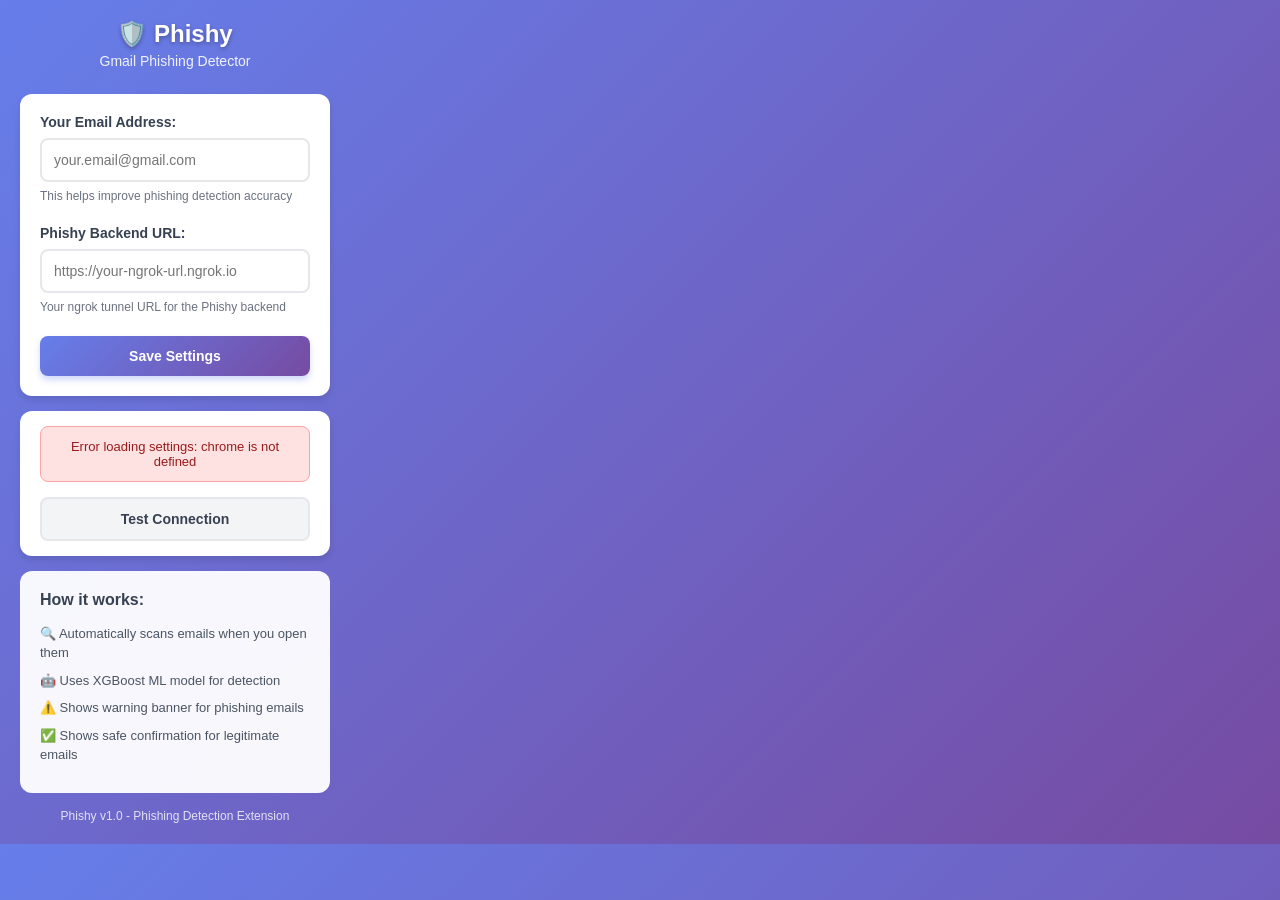
<file: chrome-extension/popup.html>
<!DOCTYPE html>
<html>
<head>
  <meta charset="utf-8">
  <title>Phishy Settings</title>
  <link rel="stylesheet" href="popup.css">
</head>
<body>
  <div class="container">
    <div class="header">
      <h1>🛡️ Phishy</h1>
      <p>Gmail Phishing Detector</p>
    </div>
    
    <div class="settings-section">
      <div class="form-group">
        <label for="userEmail">Your Email Address:</label>
        <input type="email" id="userEmail" placeholder="your.email@gmail.com" required>
        <small>This helps improve phishing detection accuracy</small>
      </div>
      
      <div class="form-group">
        <label for="ngrokUrl">Phishy Backend URL:</label>
        <input type="url" id="ngrokUrl" placeholder="https://your-ngrok-url.ngrok.io" required>
        <small>Your ngrok tunnel URL for the Phishy backend</small>
      </div>
      
      <button id="saveSettings" class="btn-primary">Save Settings</button>
    </div>
    
    <div class="status-section">
      <div id="statusMessage" class="status-message"></div>
      <button id="testConnection" class="btn-secondary">Test Connection</button>
    </div>
    
    <div class="info-section">
      <h3>How it works:</h3>
      <ul>
        <li>🔍 Automatically scans emails when you open them</li>
        <li>🤖 Uses XGBoost ML model for detection</li>
        <li>⚠️ Shows warning banner for phishing emails</li>
        <li>✅ Shows safe confirmation for legitimate emails</li>
      </ul>
    </div>
    
    <div class="version-info">
      <small>Phishy v1.0 - Phishing Detection Extension</small>
    </div>
  </div>
  
  <script src="popup.js"></script>
</body>
</html>
</file>
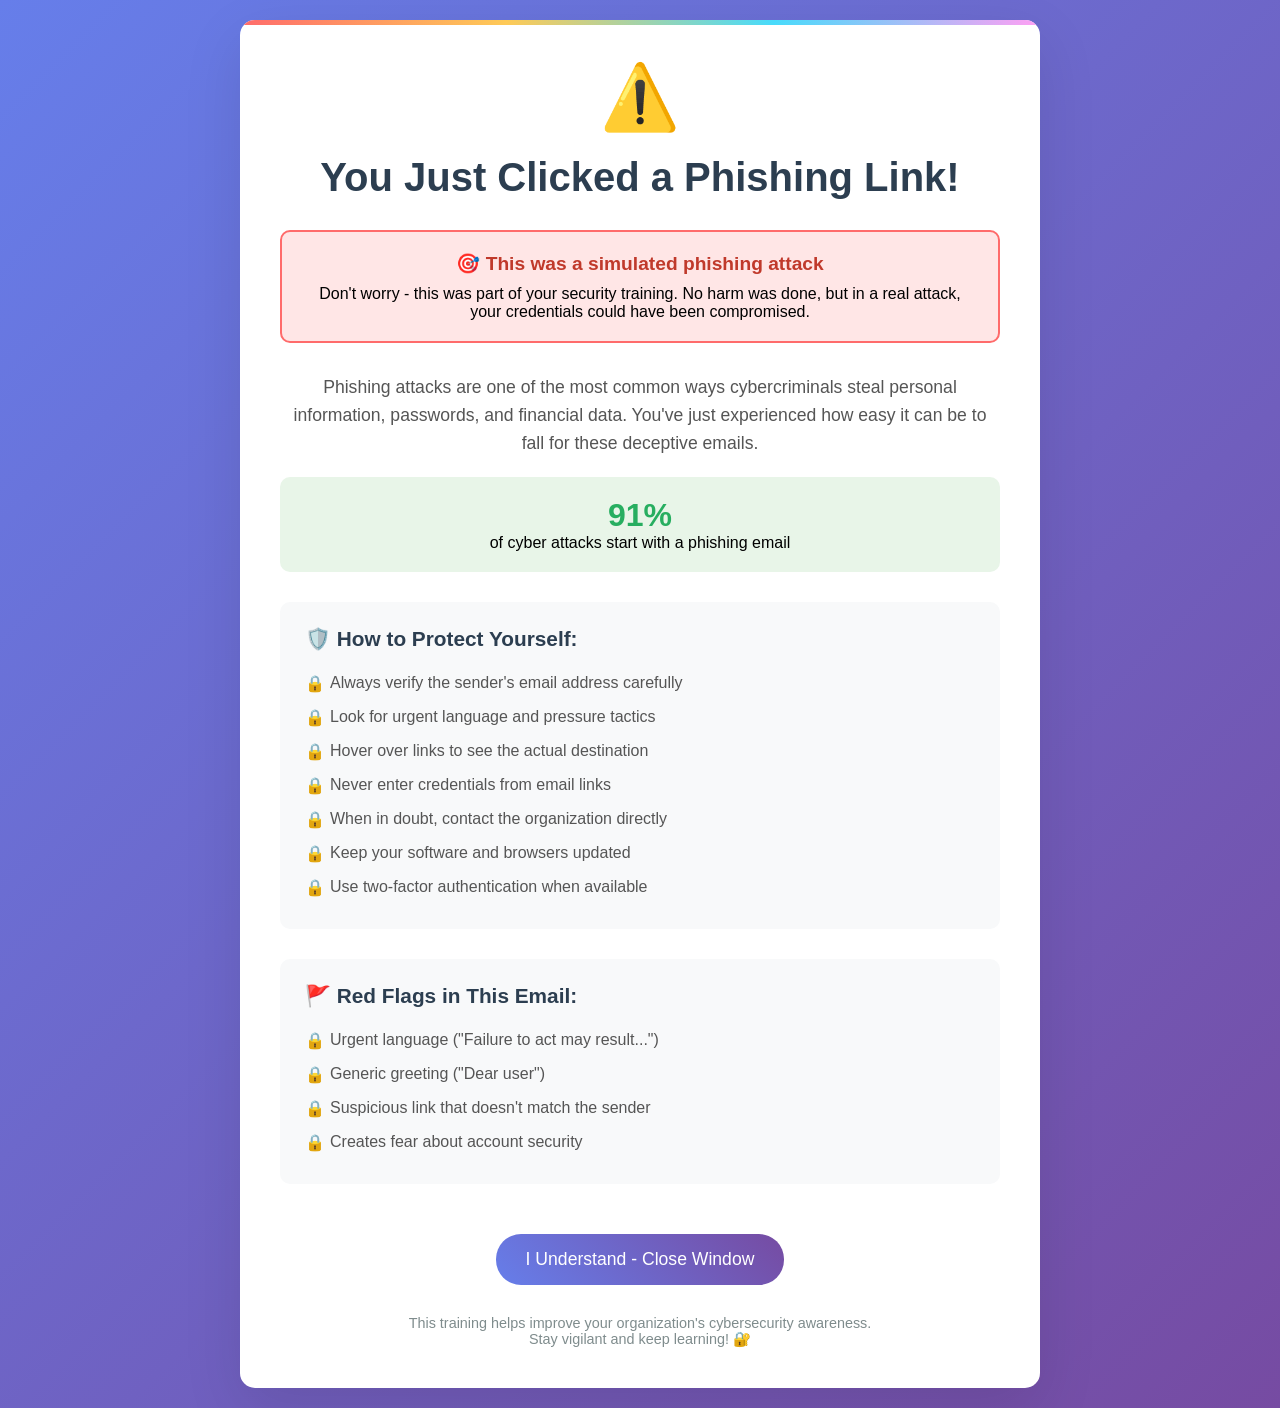
<file: backend/training/phishing-awareness.html>
<!DOCTYPE html>
<html lang="en">
<head>
    <meta charset="UTF-8">
    <meta name="viewport" content="width=device-width, initial-scale=1.0">
    <title>⚠️ Phishing Awareness Training</title>
    <style>
        * {
            margin: 0;
            padding: 0;
            box-sizing: border-box;
        }
        
        body {
            font-family: 'Segoe UI', Tahoma, Geneva, Verdana, sans-serif;
            background: linear-gradient(135deg, #667eea 0%, #764ba2 100%);
            min-height: 100vh;
            display: flex;
            align-items: center;
            justify-content: center;
            padding: 20px;
        }
        
        .container {
            background: white;
            border-radius: 15px;
            padding: 40px;
            max-width: 800px;
            box-shadow: 0 20px 60px rgba(0,0,0,0.1);
            text-align: center;
            position: relative;
            overflow: hidden;
        }
        
        .container::before {
            content: '';
            position: absolute;
            top: 0;
            left: 0;
            right: 0;
            height: 5px;
            background: linear-gradient(90deg, #ff6b6b, #feca57, #48dbfb, #ff9ff3);
        }
        
        .warning-icon {
            font-size: 4rem;
            color: #ff6b6b;
            margin-bottom: 20px;
            animation: pulse 2s infinite;
        }
        
        @keyframes pulse {
            0% { transform: scale(1); }
            50% { transform: scale(1.1); }
            100% { transform: scale(1); }
        }
        
        h1 {
            color: #2c3e50;
            margin-bottom: 20px;
            font-size: 2.5rem;
            font-weight: bold;
        }
        
        .alert-box {
            background: #ffe6e6;
            border: 2px solid #ff6b6b;
            border-radius: 10px;
            padding: 20px;
            margin: 30px 0;
        }
        
        .alert-text {
            color: #c0392b;
            font-size: 1.2rem;
            font-weight: bold;
            margin-bottom: 10px;
        }
        
        .description {
            color: #555;
            font-size: 1.1rem;
            line-height: 1.6;
            margin: 20px 0;
        }
        
        .tips {
            text-align: left;
            background: #f8f9fa;
            border-radius: 10px;
            padding: 25px;
            margin: 30px 0;
        }
        
        .tips h3 {
            color: #2c3e50;
            margin-bottom: 15px;
            font-size: 1.3rem;
        }
        
        .tips ul {
            list-style: none;
            padding: 0;
        }
        
        .tips li {
            padding: 8px 0;
            position: relative;
            padding-left: 25px;
            color: #555;
        }
        
        .tips li::before {
            content: '🔒';
            position: absolute;
            left: 0;
        }
        
        .button {
            background: linear-gradient(45deg, #667eea, #764ba2);
            color: white;
            padding: 15px 30px;
            border: none;
            border-radius: 25px;
            font-size: 1.1rem;
            cursor: pointer;
            transition: transform 0.3s ease;
            text-decoration: none;
            display: inline-block;
            margin-top: 20px;
        }
        
        .button:hover {
            transform: translateY(-2px);
            box-shadow: 0 10px 20px rgba(0,0,0,0.2);
        }
        
        .stats {
            background: #e8f5e8;
            border-radius: 10px;
            padding: 20px;
            margin: 20px 0;
        }
        
        .stat-number {
            font-size: 2rem;
            font-weight: bold;
            color: #27ae60;
        }
    </style>
</head>
<body>
    <div class="container">
        <div class="warning-icon">⚠️</div>
        <h1>You Just Clicked a Phishing Link!</h1>
        
        <div class="alert-box">
            <div class="alert-text">🎯 This was a simulated phishing attack</div>
            <p>Don't worry - this was part of your security training. No harm was done, but in a real attack, your credentials could have been compromised.</p>
        </div>
        
        <p class="description">
            Phishing attacks are one of the most common ways cybercriminals steal personal information, passwords, and financial data. You've just experienced how easy it can be to fall for these deceptive emails.
        </p>
        
        <div class="stats">
            <div class="stat-number">91%</div>
            <p>of cyber attacks start with a phishing email</p>
        </div>
        
        <div class="tips">
            <h3>🛡️ How to Protect Yourself:</h3>
            <ul>
                <li>Always verify the sender's email address carefully</li>
                <li>Look for urgent language and pressure tactics</li>
                <li>Hover over links to see the actual destination</li>
                <li>Never enter credentials from email links</li>
                <li>When in doubt, contact the organization directly</li>
                <li>Keep your software and browsers updated</li>
                <li>Use two-factor authentication when available</li>
            </ul>
        </div>
        
        <div class="tips">
            <h3>🚩 Red Flags in This Email:</h3>
            <ul>
                <li>Urgent language ("Failure to act may result...")</li>
                <li>Generic greeting ("Dear user")</li>
                <li>Suspicious link that doesn't match the sender</li>
                <li>Creates fear about account security</li>
            </ul>
        </div>
        
        <button class="button" onclick="window.close()">I Understand - Close Window</button>
        
        <p style="margin-top: 30px; color: #7f8c8d; font-size: 0.9rem;">
            This training helps improve your organization's cybersecurity awareness.<br>
            Stay vigilant and keep learning! 🔐
        </p>
    </div>
</body>
</html>
</file>
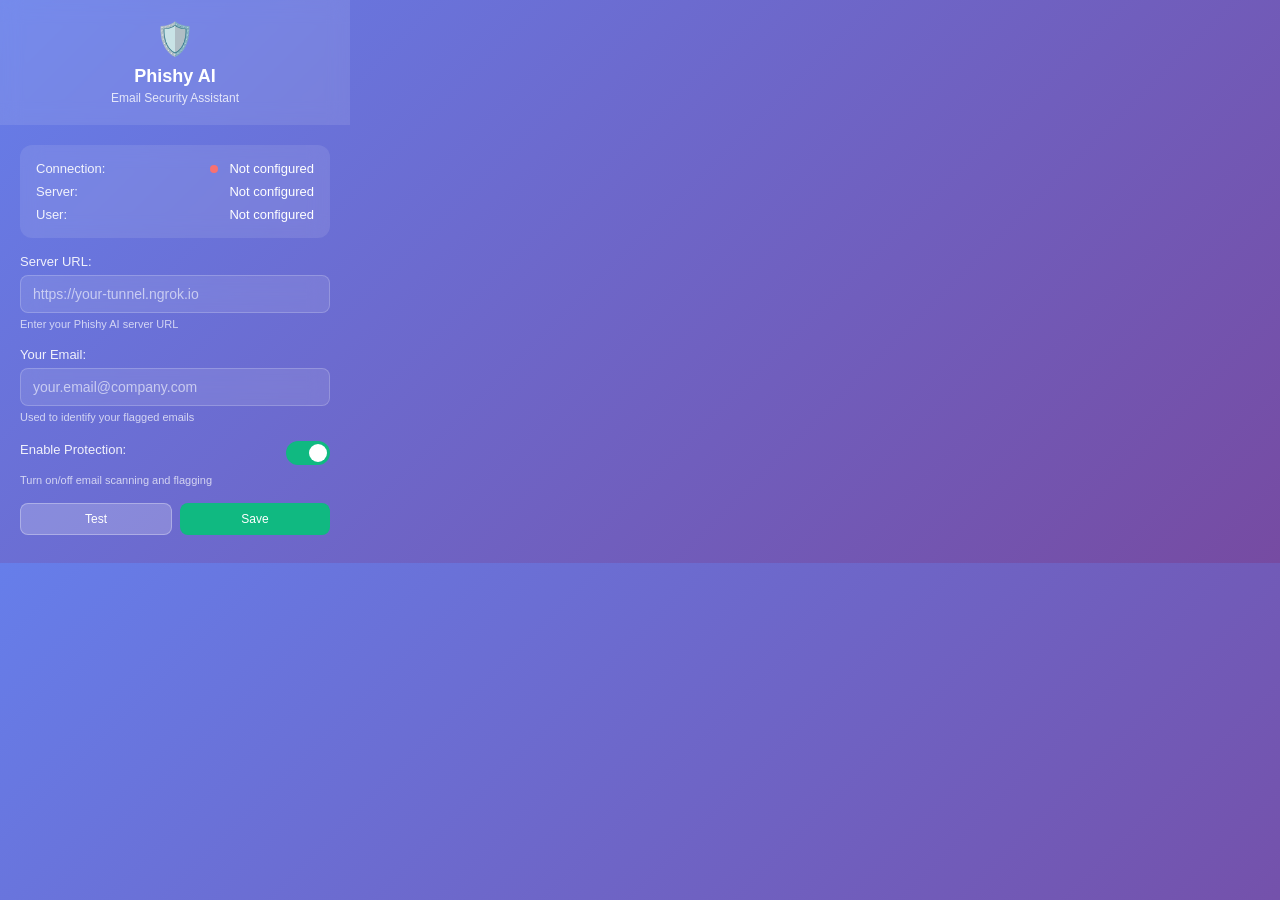
<file: plugins/gmail-chrome-extension/popup.html>
<!DOCTYPE html>
<html>
<head>
    <meta charset="utf-8">
    <meta name="viewport" content="width=device-width, initial-scale=1">
    <title>Phishy AI Settings</title>
    <style>
        body {
            width: 350px;
            min-height: 400px;
            margin: 0;
            padding: 0;
            font-family: -apple-system, BlinkMacSystemFont, 'Segoe UI', Roboto, sans-serif;
            background: linear-gradient(135deg, #667eea 0%, #764ba2 100%);
            color: white;
        }
        
        .header {
            padding: 20px;
            text-align: center;
            background: rgba(255, 255, 255, 0.1);
            backdrop-filter: blur(10px);
        }
        
        .logo {
            font-size: 32px;
            margin-bottom: 8px;
        }
        
        .title {
            font-size: 18px;
            font-weight: 600;
            margin: 0;
        }
        
        .subtitle {
            font-size: 12px;
            opacity: 0.8;
            margin: 4px 0 0;
        }
        
        .content {
            padding: 20px;
        }
        
        .status-card {
            background: rgba(255, 255, 255, 0.1);
            border-radius: 12px;
            padding: 16px;
            margin-bottom: 16px;
            backdrop-filter: blur(10px);
        }
        
        .status-row {
            display: flex;
            justify-content: space-between;
            align-items: center;
            margin-bottom: 8px;
        }
        
        .status-row:last-child {
            margin-bottom: 0;
        }
        
        .status-label {
            font-size: 13px;
            opacity: 0.9;
        }
        
        .status-value {
            font-size: 13px;
            font-weight: 500;
        }
        
        .status-indicator {
            display: inline-block;
            width: 8px;
            height: 8px;
            border-radius: 50%;
            margin-right: 8px;
        }
        
        .status-connected {
            background: #4ade80;
        }
        
        .status-disconnected {
            background: #f87171;
        }
        
        .status-warning {
            background: #fbbf24;
        }
        
        .form-group {
            margin-bottom: 16px;
        }
        
        .form-label {
            display: block;
            font-size: 13px;
            font-weight: 500;
            margin-bottom: 6px;
            opacity: 0.9;
        }
        
        .form-input {
            width: 100%;
            padding: 10px 12px;
            border: 1px solid rgba(255, 255, 255, 0.2);
            border-radius: 8px;
            background: rgba(255, 255, 255, 0.1);
            color: white;
            font-size: 14px;
            backdrop-filter: blur(10px);
            box-sizing: border-box;
        }
        
        .form-input::placeholder {
            color: rgba(255, 255, 255, 0.6);
        }
        
        .form-input:focus {
            outline: none;
            border-color: rgba(255, 255, 255, 0.4);
            box-shadow: 0 0 0 2px rgba(255, 255, 255, 0.1);
        }
        
        .btn {
            width: 100%;
            padding: 12px;
            border: none;
            border-radius: 8px;
            font-size: 14px;
            font-weight: 500;
            cursor: pointer;
            transition: all 0.2s ease;
            margin-bottom: 8px;
        }
        
        .btn-primary {
            background: rgba(255, 255, 255, 0.2);
            color: white;
            border: 1px solid rgba(255, 255, 255, 0.3);
        }
        
        .btn-primary:hover {
            background: rgba(255, 255, 255, 0.3);
        }
        
        .btn-success {
            background: #10b981;
            color: white;
        }
        
        .btn-success:hover {
            background: #059669;
        }
        
        .btn-danger {
            background: #ef4444;
            color: white;
        }
        
        .btn-danger:hover {
            background: #dc2626;
        }
        
        .stats-grid {
            display: grid;
            grid-template-columns: 1fr 1fr;
            gap: 12px;
            margin-bottom: 16px;
        }
        
        .stat-card {
            background: rgba(255, 255, 255, 0.1);
            border-radius: 8px;
            padding: 12px;
            text-align: center;
            backdrop-filter: blur(10px);
        }
        
        .stat-value {
            font-size: 20px;
            font-weight: 700;
            margin-bottom: 4px;
        }
        
        .stat-label {
            font-size: 11px;
            opacity: 0.8;
        }
        
        .actions {
            display: flex;
            gap: 8px;
            margin-top: 16px;
        }
        
        .btn-small {
            flex: 1;
            padding: 8px 12px;
            font-size: 12px;
        }
        
        .toggle-switch {
            position: relative;
            display: inline-block;
            width: 44px;
            height: 24px;
        }
        
        .toggle-switch input {
            opacity: 0;
            width: 0;
            height: 0;
        }
        
        .toggle-slider {
            position: absolute;
            cursor: pointer;
            top: 0;
            left: 0;
            right: 0;
            bottom: 0;
            background: rgba(255, 255, 255, 0.2);
            transition: 0.3s;
            border-radius: 24px;
        }
        
        .toggle-slider:before {
            position: absolute;
            content: "";
            height: 18px;
            width: 18px;
            left: 3px;
            bottom: 3px;
            background: white;
            transition: 0.3s;
            border-radius: 50%;
        }
        
        input:checked + .toggle-slider {
            background: #10b981;
        }
        
        input:checked + .toggle-slider:before {
            transform: translateX(20px);
        }
        
        .help-text {
            font-size: 11px;
            opacity: 0.7;
            margin-top: 4px;
            line-height: 1.3;
        }
        
        .loading {
            display: none;
            text-align: center;
            padding: 20px;
        }
        
        .loading-spinner {
            width: 24px;
            height: 24px;
            border: 2px solid rgba(255, 255, 255, 0.2);
            border-top: 2px solid white;
            border-radius: 50%;
            animation: spin 1s linear infinite;
            margin: 0 auto 12px;
        }
        
        @keyframes spin {
            0% { transform: rotate(0deg); }
            100% { transform: rotate(360deg); }
        }
        
        .error-message {
            background: rgba(239, 68, 68, 0.2);
            border: 1px solid rgba(239, 68, 68, 0.3);
            border-radius: 8px;
            padding: 12px;
            margin: 8px 0;
            font-size: 13px;
            display: none;
        }
        
        .success-message {
            background: rgba(16, 185, 129, 0.2);
            border: 1px solid rgba(16, 185, 129, 0.3);
            border-radius: 8px;
            padding: 12px;
            margin: 8px 0;
            font-size: 13px;
            display: none;
        }
    </style>
</head>
<body>
    <div class="header">
        <div class="logo">🛡️</div>
        <h1 class="title">Phishy AI</h1>
        <p class="subtitle">Email Security Assistant</p>
    </div>
    
    <div class="content">
        <!-- Connection Status -->
        <div class="status-card">
            <div class="status-row">
                <span class="status-label">Connection:</span>
                <span class="status-value" id="connectionStatus">
                    <span class="status-indicator status-disconnected"></span>
                    Checking...
                </span>
            </div>
            <div class="status-row">
                <span class="status-label">Server:</span>
                <span class="status-value" id="serverUrl">Not configured</span>
            </div>
            <div class="status-row">
                <span class="status-label">User:</span>
                <span class="status-value" id="userEmail">Not configured</span>
            </div>
        </div>
        
        <!-- Statistics -->
        <div class="stats-grid" id="statsGrid" style="display: none;">
            <div class="stat-card">
                <div class="stat-value" id="flaggedCount">0</div>
                <div class="stat-label">Emails Flagged</div>
            </div>
            <div class="stat-card">
                <div class="stat-value" id="threatLevel">Low</div>
                <div class="stat-label">Threat Level</div>
            </div>
        </div>
        
        <!-- Configuration Form -->
        <div id="configForm">
            <div class="form-group">
                <label class="form-label" for="apiUrl">Server URL:</label>
                <input type="url" id="apiUrl" class="form-input" 
                       placeholder="https://your-tunnel.ngrok.io">
                <div class="help-text">Enter your Phishy AI server URL</div>
            </div>
            
            <div class="form-group">
                <label class="form-label" for="userEmailInput">Your Email:</label>
                <input type="email" id="userEmailInput" class="form-input" 
                       placeholder="your.email@company.com">
                <div class="help-text">Used to identify your flagged emails</div>
            </div>
            
            <div class="form-group">
                <div class="status-row">
                    <span class="form-label">Enable Protection:</span>
                    <label class="toggle-switch">
                        <input type="checkbox" id="enabledToggle" checked>
                        <span class="toggle-slider"></span>
                    </label>
                </div>
                <div class="help-text">Turn on/off email scanning and flagging</div>
            </div>
        </div>
        
        <!-- Messages -->
        <div class="error-message" id="errorMessage"></div>
        <div class="success-message" id="successMessage"></div>
        <div class="loading" id="loading">
            <div class="loading-spinner"></div>
            <div>Connecting...</div>
        </div>
        
        <!-- Action Buttons -->
        <div class="actions">
            <button class="btn btn-small btn-primary" id="testConnection">Test</button>
            <button class="btn btn-small btn-success" id="saveConfig">Save</button>
        </div>
        
        <button class="btn btn-primary" id="openDashboard" style="display: none;">
            📊 Open Dashboard
        </button>
        
        <button class="btn btn-danger" id="clearConfig" style="display: none;">
            🗑️ Clear Configuration
        </button>
    </div>
    
    <script src="popup.js"></script>
</body>
</html>
</file>
<file: chrome-extension/popup.css>
body {
  margin: 0;
  padding: 0;
  width: 350px;
  min-height: 500px;
  font-family: -apple-system, BlinkMacSystemFont, 'Segoe UI', Roboto, sans-serif;
  background: linear-gradient(135deg, #667eea 0%, #764ba2 100%);
  color: #333;
}

.container {
  padding: 20px;
}

.header {
  text-align: center;
  margin-bottom: 25px;
  color: white;
}

.header h1 {
  margin: 0 0 5px 0;
  font-size: 24px;
  font-weight: 700;
  text-shadow: 0 2px 4px rgba(0, 0, 0, 0.3);
}

.header p {
  margin: 0;
  font-size: 14px;
  opacity: 0.9;
}

.settings-section {
  background: white;
  border-radius: 12px;
  padding: 20px;
  margin-bottom: 15px;
  box-shadow: 0 4px 6px rgba(0, 0, 0, 0.1);
}

.form-group {
  margin-bottom: 20px;
}

.form-group:last-child {
  margin-bottom: 0;
}

label {
  display: block;
  margin-bottom: 8px;
  font-weight: 600;
  font-size: 14px;
  color: #374151;
}

input[type="email"],
input[type="url"] {
  width: 100%;
  padding: 12px;
  border: 2px solid #e5e7eb;
  border-radius: 8px;
  font-size: 14px;
  transition: border-color 0.2s, box-shadow 0.2s;
  box-sizing: border-box;
}

input[type="email"]:focus,
input[type="url"]:focus {
  outline: none;
  border-color: #667eea;
  box-shadow: 0 0 0 3px rgba(102, 126, 234, 0.1);
}

small {
  display: block;
  margin-top: 6px;
  font-size: 12px;
  color: #6b7280;
  line-height: 1.4;
}

.btn-primary,
.btn-secondary {
  width: 100%;
  padding: 12px 16px;
  border: none;
  border-radius: 8px;
  font-size: 14px;
  font-weight: 600;
  cursor: pointer;
  transition: all 0.2s;
  text-align: center;
  display: inline-block;
  text-decoration: none;
}

.btn-primary {
  background: linear-gradient(135deg, #667eea 0%, #764ba2 100%);
  color: white;
  box-shadow: 0 4px 6px rgba(102, 126, 234, 0.3);
}

.btn-primary:hover:not(:disabled) {
  transform: translateY(-2px);
  box-shadow: 0 6px 8px rgba(102, 126, 234, 0.4);
}

.btn-primary:disabled {
  opacity: 0.6;
  cursor: not-allowed;
  transform: none;
}

.btn-secondary {
  background: #f3f4f6;
  color: #374151;
  border: 2px solid #e5e7eb;
}

.btn-secondary:hover:not(:disabled) {
  background: #e5e7eb;
  border-color: #d1d5db;
}

.btn-secondary:disabled {
  opacity: 0.6;
  cursor: not-allowed;
}

.status-section {
  background: white;
  border-radius: 12px;
  padding: 15px 20px;
  margin-bottom: 15px;
  box-shadow: 0 4px 6px rgba(0, 0, 0, 0.1);
}

.status-message {
  margin-bottom: 15px;
  padding: 12px;
  border-radius: 8px;
  font-size: 13px;
  font-weight: 500;
  text-align: center;
  display: none;
}

.status-message.success {
  background: #d1fae5;
  color: #065f46;
  border: 1px solid #a7f3d0;
}

.status-message.error {
  background: #fee2e2;
  color: #991b1b;
  border: 1px solid #fca5a5;
}

.status-message.warning {
  background: #fef3c7;
  color: #92400e;
  border: 1px solid #fde68a;
}

.status-message.info {
  background: #dbeafe;
  color: #1e40af;
  border: 1px solid #93c5fd;
}

.info-section {
  background: rgba(255, 255, 255, 0.95);
  border-radius: 12px;
  padding: 20px;
  margin-bottom: 15px;
  backdrop-filter: blur(10px);
}

.info-section h3 {
  margin: 0 0 15px 0;
  font-size: 16px;
  color: #374151;
  font-weight: 600;
}

.info-section ul {
  margin: 0;
  padding: 0;
  list-style: none;
}

.info-section li {
  margin: 8px 0;
  font-size: 13px;
  color: #4b5563;
  line-height: 1.5;
}

.version-info {
  text-align: center;
  color: rgba(255, 255, 255, 0.8);
  font-size: 11px;
  margin-top: 10px;
}

.version-info small {
  color: inherit;
  margin: 0;
}
</file>
